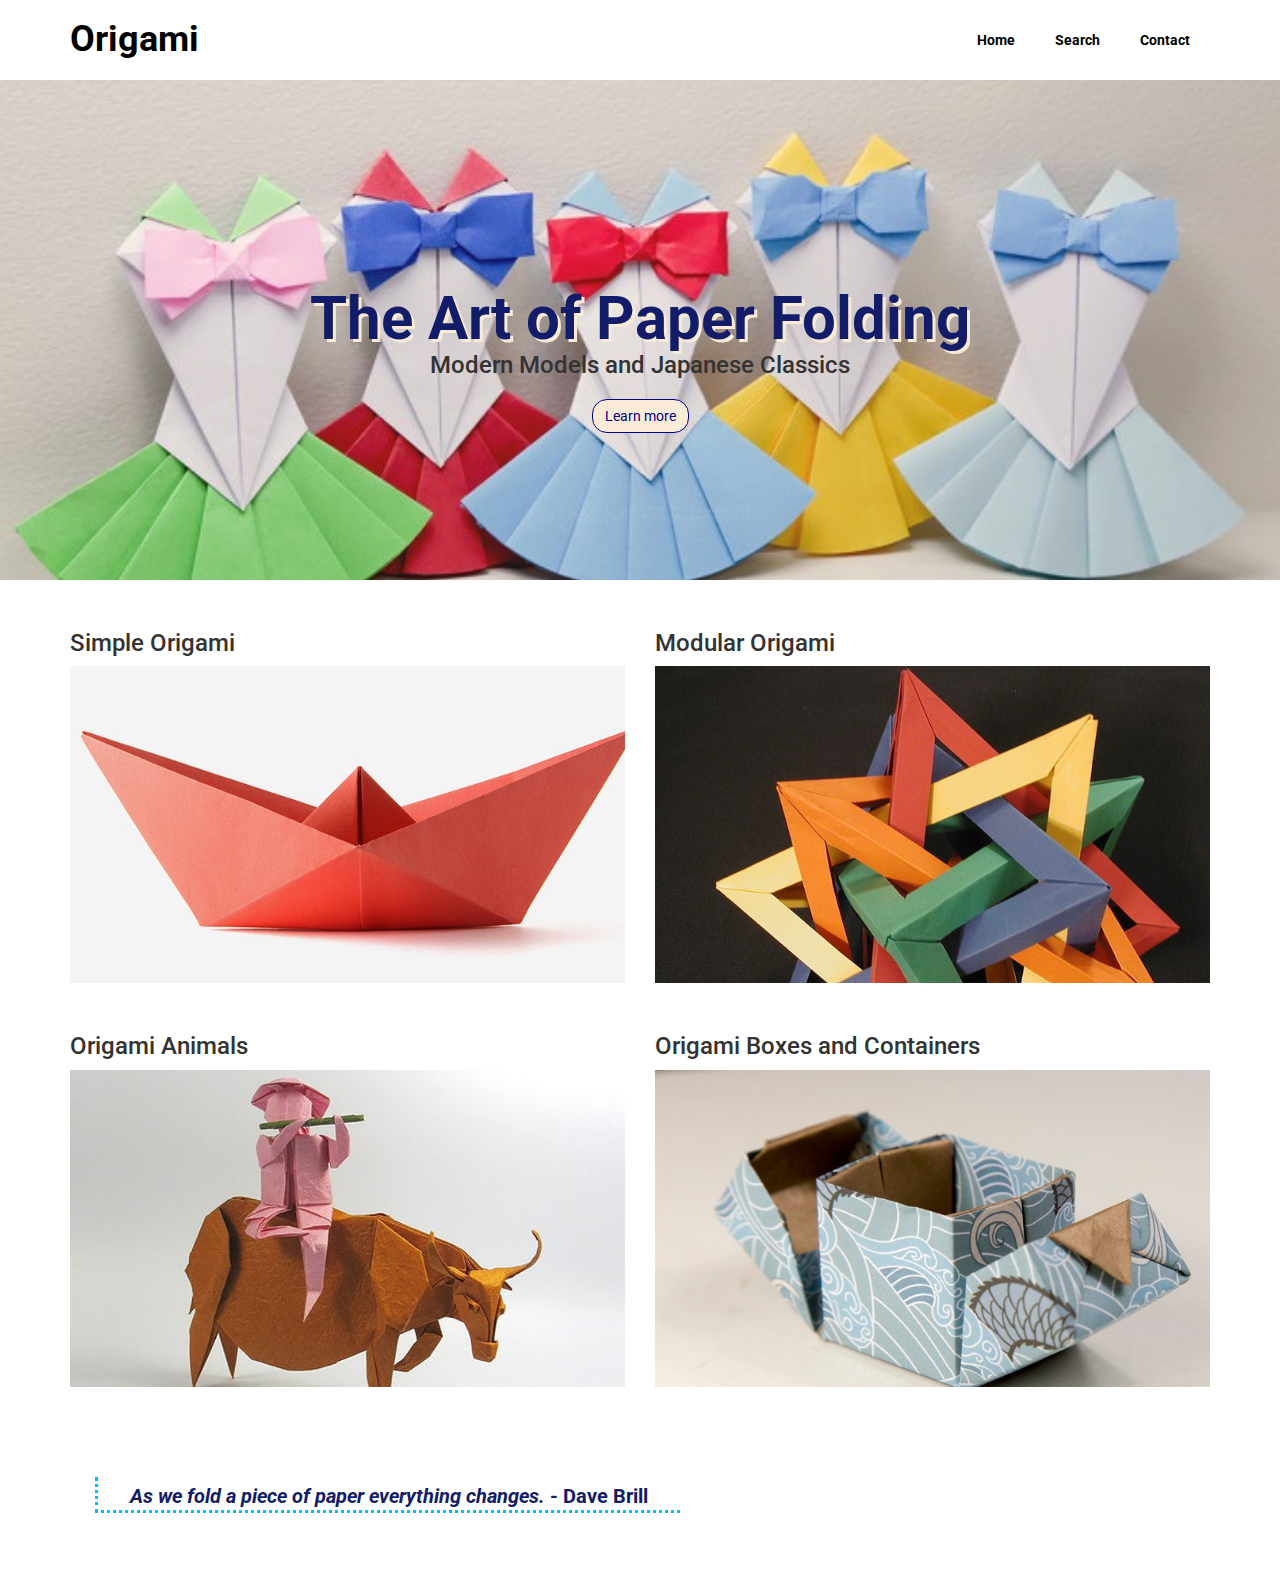
<file: Origami Web Page/index.html>
<!doctype html>
<html>
<head>
<meta charset="utf-8">
<title>Origami</title>
<link rel="stylesheet" href="https://maxcdn.bootstrapcdn.com/bootstrap/3.3.6/css/bootstrap.min.css"/>
<link rel="stylesheet" type="text/css" href="https://fonts.googleapis.com/css?family=Roboto:300,400,700"/>
<link rel="stylesheet" type="text/css" href="css/main.css"/>
</head>
<body>
	<header class="container">
    	<div class="row">
    		<h1 class="col-sm-8"><a href="index.html">Origami</a></h1>
 			<nav class="col-sm-4">
            	<p><a href="index.html">Home</a></p>
                <p><a href="search.html">Search</a></p>
                <p><a href="contact.html">Contact</a></p>
            </nav>
    	</div>
    </header>
    <section class="jumbotron">
    	<div class="container">
        	<div class="row text-center">
				<h2>The Art of Paper Folding</h2>
                <h3>Modern Models and Japanese Classics</h3>
				<a class="btn btn-primary" href="search.html">Learn more</a>
            </div>
    	</div>
    </section>
    <section class="container">
    	<div class="row">
        	<div class="col-sm-6">
            	<h3>Simple Origami</h3>
                <img src="img/Origami-Boat.jpg" alt="No image" width="100%" height="100%"/>
            </div>
            <div class="col-sm-6">
            	<h3>Modular Origami</h3>
                <img src="img/modular-origami.jpg" alt="No image" width="100%" height="100%"/>
            </div>
            <div class="col-sm-6">
            	<h3>Origami Animals</h3>
                <img src="img/origami-animals.jpg" alt="No image" width="100%" height="100%"/>
            </div>
            <div class="col-sm-6">
            	<h3>Origami Boxes and Containers</h3>
                <img src="img/origami-boxes.jpg" alt="No image" width="100%" height="100%"/>
            </div>
        </div>	
    </section>
    
    <footer class="container">
    	<div class="row">
   			<p class="col-sm-6 text-center"><em>As we fold a piece of paper everything changes.</em> - Dave Brill</p>
        </div>
    </footer>
</body>
</html>
</file>
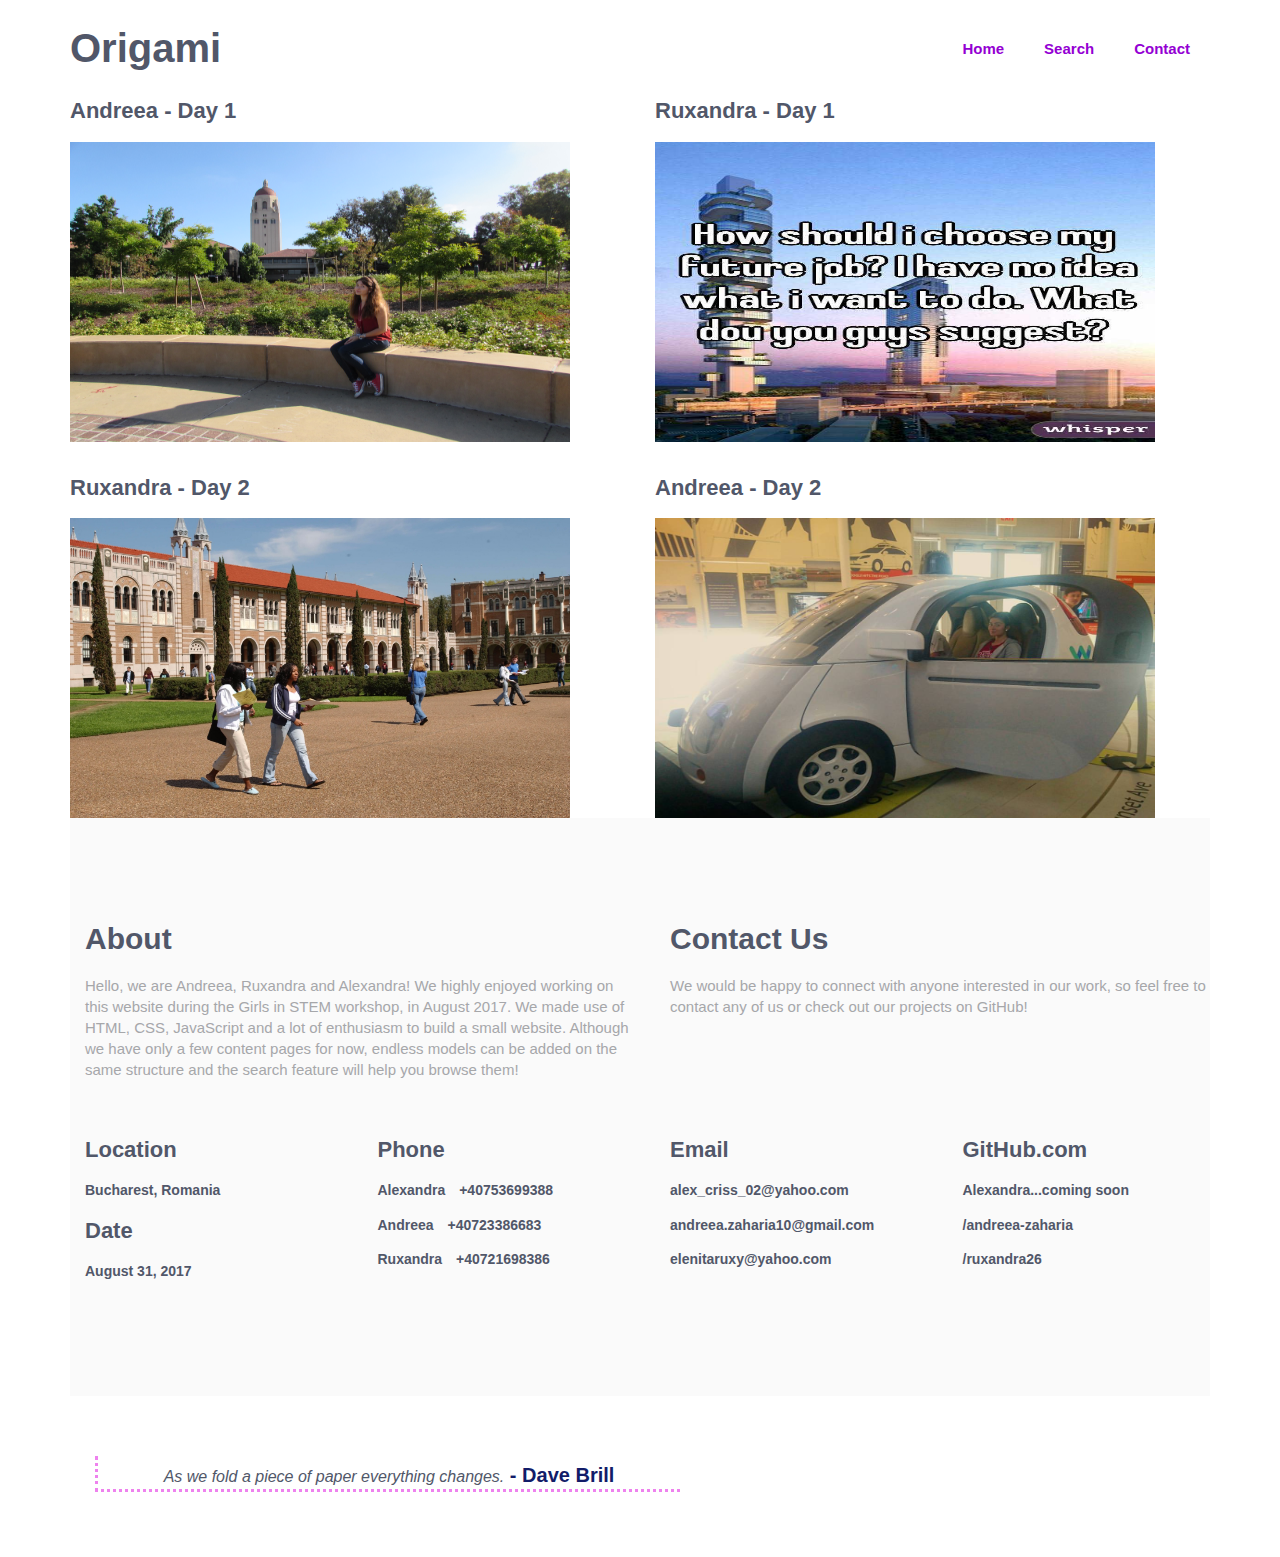
<file: Origami Web Page/contact.html>
<!doctype html>
<html>
<head>
<meta charset="utf-8">
<title>Origami</title>
<link rel="stylesheet" href="https://maxcdn.bootstrapcdn.com/bootstrap/3.3.6/css/bootstrap.min.css"/>
<link rel="stylesheet" type="text/css" href="https://fonts.googleapis.com/css?family=Roboto:300,400,700"/>
<link rel="stylesheet" type="text/css" href="css/contact.css"/>
</head>
<body>
	<header class="container">
    	<div class="row">
    		<h1 class="col-sm-8"><a href="index.html">Origami</a></h1>
 			<nav class="col-sm-4">
            	<p><a href="index.html">Home</a></p>
                <p><a href="search.html">Search</a></p>
                <p><a href="contact.html">Contact</a></p>
            </nav>
    	</div>
    </header>
    
	<section class="container">
    	<div class="row">
        	<div class="col-sm-6">
            	<h3>Andreea - Day 1</h3>
                <img src="img/IMG_5184.JPG" alt="No image" width="100%" height="100%"/>
            </div>
            <div class="col-sm-6">
            	<h3>Ruxandra - Day 1</h3>
                <img src="img/Ruxandra1.jpg" alt="No image" width="100%" height="100%"/>
            </div>
            <div class="col-sm-6">
            	<h3></br>Ruxandra - Day 2</h3>
                <img src="img/Ruxandra2.jpg" alt="No image" width="100%" height="100%"/>
            </div>
            <div class="col-sm-6">
            	<h3></br>Andreea - Day 2</h3>
                <img src="img/waymo.jpg" alt="No image" width="100%" height="100%"/>
            </div>
        </div>	
    </section>
	
    <section class="container">
    	<!-- Contact -->
        <div id="contact">
            <div class="bg-color-sky-light">
                <div class="container content-lg">
                    <div class="row margin-b-40">
						<div class="col-sm-6">
                           <h2>About</h2>
                            <p>Hello, we are Andreea, Ruxandra and Alexandra! We highly enjoyed working on this website during the Girls in STEM workshop, in August 2017. We made use of HTML, CSS, JavaScript and a lot of enthusiasm to build a small website. Although we have only a few content pages for now, endless models can be added on the same structure and the search feature will help you browse them!</p>
                        </div>
                        <div class="col-sm-6">
                           <h2>Contact Us</h2>
                            <p>We would be happy to connect with anyone interested in our work, so feel free to contact any of us or check out our projects on GitHub!</p>
                        </div>
                    </div>
                    <!--// end row -->

                    <div class="row">
                        <div class="col-md-3 col-xs-6 md-margin-b-30">
                            <h4>Location</h4>
                            <h5>Bucharest, Romania</h5>
							
							<h4>Date</h4>
                            <h5>August 31, 2017</h5>
                        </div>
                        <div class="col-md-3 col-xs-6 md-margin-b-30">
                            <h4>Phone</h4>
                            <h5>Alexandra&emsp;+40753699388</h5>
							<h5>Andreea&emsp;+40723386683</h5>
							<h5>Ruxandra&emsp;+40721698386</h5>
                        </div>
                        <div class="col-md-3 col-xs-6">
                            <h4>Email</h4>
                            <h5>alex_criss_02@yahoo.com</h5>
							<h5>andreea.zaharia10@gmail.com</h5>
							<h5>elenitaruxy@yahoo.com</h5>
                        </div>
                        <div class="col-md-3 col-xs-6">
                            <h4>GitHub.com</h4>
                            <h5>Alexandra...coming soon</h5>
							<h5>/andreea-zaharia</h5>
							<h5>/ruxandra26</h5>
                        </div>
                    </div>
                    <!--// end row -->
                </div>
            </div>
        </div>
        <!-- End Contact -->
    </section>
	
	
	
    <footer class="container">
    	<div class="row">
   			<p class="col-sm-6 text-center"><em>As we fold a piece of paper everything changes.</em> - Dave Brill</p>
        </div>
    </footer>
</body>
</html>
</file>
<file: Origami Web Page/css/main.css>
@charset "utf-8";
/* CSS Document */

body {
	font-family: "Roboto";
	font-weight: 300;
}

header {
	padding: 20px 0;
}

header h1, header a {
	margin: 0;
	font-weight: 700;
	color: #000000;
}

header h1, header a:hover {
	color: #AE172D;
	text-decoration: none;
}

header .row {
	display: flex;
	align-items: center;
}

header nav {
	display: flex;
	justify-content: flex-end;
}

header p {
	padding: 0 20px;
	margin: 0;
}

.jumbotron {
	display: flex;
	align-items: center;
	background-image: url(../img/dresses.jpg);
	background-size: cover;
	background-position: center;
  	height: 500px;
}

.jumbotron h2 {
	font-size: 60px;
	font-weight: 700;
	margin: 0;
	color: #121C69;
	text-shadow: 3px 3px AntiqueWhite;
	position: relative;
	top: 30px;
}

.jumbotron h3 {
	margin: 0 0 20px;
	font-weight: 500;
	position: relative;
	top: 30px;
}

.btn.btn-primary {
  border-radius: 15px;
  border-size: 10px;
  border-color: DarkBlue;  
  color: DarkBlue;
  text-shadow: none;
  background-color: AntiqueWhite;
  position: relative;
  top: 30px;
}

.btn.btn-primary:hover {
  color: #ffffff;
  background-color: DarkBlue;
}

section .row img{
	margin: 0 0 30px;
	width: 100%
}

section .row img:hover {
	position: relative;
	left: 5px;
	top: 5px;
}

footer {
	margin: 50px 0 50px;
	padding: 10px 0 0;
}

footer .row p {
	margin-left: 40px;
	border-bottom: dotted;
	border-left: dotted;
	border-color: DeepSkyBlue;
	padding: 5px 0 0;
	font-weight: 700;
	font-size: 20px;
	color: #121C69;	
}
</file>
<file: Origami Web Page/css/contact.css>
@charset "utf-8";
/* CSS Document */

body {
	font-family: "Roboto";
	font-weight: 300;
}

header {
	padding: 20px 0;
}

header h1, header a {
	margin: 0;
	font-weight: 700;
	color: DarkViolet;
}

header h1, header a:hover {
	color: Pink;
	text-decoration: none;
}

header .row {
	display: flex;
	align-items: center;
}

header nav {
	display: flex;
	justify-content: flex-end;
}

section .row img {
	width: 500px;
	height: 300px;
}
section .row img:hover {
	position: relative;
	left: 5px;
	top: 5px;
}

header p {
	padding: 0 20px;
	margin: 0;
}

footer {
	margin: 50px 0 50px;
	padding: 10px 0 0;
}

footer .row p {
	margin-left: 40px;
	border-bottom: dotted;
	border-left: dotted;
	border-color: Violet;
	padding: 5px 0 0;
	font-weight: 700;
	font-size: 20px;
	color: #121C69;	
}


.blockquote,.btn-theme,p{line-height:1.4}.btn-theme.active.focus,.btn-theme.active:focus,.btn-theme.focus,.btn-theme:active.focus,.btn-theme:active:focus,.btn-theme:focus,:active,:focus,a,a:active,a:focus,a:hover{outline:0}.blockquote,.header .nav-item-child,.link,a,body,em,h1,h2,h3,h4,h5,h6,li,li a,p,span{font-family:Hind,sans-serif}.back-to-top,.header .nav-item-child,.link{text-transform:uppercase}.back-to-top:focus,.back-to-top:hover,.btn-theme.focus,.btn-theme:focus,.btn-theme:hover,.content-wrapper-link,.header .navbar-logo-wrap:focus,.header .navbar-logo-wrap:hover,a:active,a:focus,a:hover,h1>a:focus,h2>a:focus,h3>a:focus,h4>a:focus,h5>a:focus,h6>a:focus{text-decoration:none}html{overflow-x:hidden}body,html,html a{-webkit-font-smoothing:antialiased}p{font-size:15px;font-weight:400;color:#a6a7aa;margin-bottom:15px}em,li,li a{font-size:16px;font-weight:500;color:#515769}a{color:#81848f}a:active,a:focus,a:hover{color:#999caa}.link{position:relative;font-size:13px;font-weight:600}.link:after{position:absolute;top:8px;left:-15px;width:9px;height:2px;background:#17bed2;content:" "}span{font-size:14px;font-weight:400;color:#bfc1c7}h1,h2,h3,h4,h5,h6{font-weight:700;color:#515769;line-height:1.4;margin:0 0 15px}h1>a,h2>a,h3>a,h4>a,h5>a,h6>a{color:#515769}h1>a:hover,h2>a:hover,h3>a:hover,h4>a:hover,h5>a:hover,h6>a:hover{color:#999caa;text-decoration:none}h1{font-size:40px}h2{font-size:30px}h3,h4{font-size:22px}::selection{color:#fff;background:#17bed2;text-shadow:none}::-webkit-selection{color:#fff;background:#17bed2;text-shadow:none}::-moz-selection{color:#fff;background:#17bed2;text-shadow:none}.section-seperator{border-bottom:1px solid #edf0f2}.content-wrapper-link{position:absolute;top:0;right:0;left:0;bottom:0;display:block;z-index:3}.blockquote{position:relative;font-size:17px;font-weight:400;color:#a6a7aa;border-right:none;margin-right:20px}.blockquote:before{position:absolute;top:0;right:-20px;font-size:60px;color:#17bed2;content:open-quote}.btn-theme,.work .work-overlay{position:relative}.btn-theme{display:inline-block;text-align:center;background-image:none;border-style:solid;white-space:nowrap;vertical-align:middle;-ms-touch-action:manipulation;touch-action:manipulation;cursor:pointer;-webkit-user-select:none;-moz-user-select:none;-ms-user-select:none;user-select:none}.btn-theme:hover{transition-duration:.3s;transition-property:all;transition-timing-function:cubic-bezier(.7,1,.7,1)}.btn-theme.active,.btn-theme:active{background-image:none;outline:0}.btn-theme.disabled,.btn-theme[disabled],fieldset[disabled] .btn-theme{cursor:not-allowed;box-shadow:none;opacity:.65;pointer-events:none}.btn-base-bg{color:#fff;background:#17bed2;border-color:transparent;border-width:0}.btn-base-bg.focus,.btn-base-bg:focus,.btn-base-bg:hover{color:#fff;background:#63cbd7;border-color:transparent}.btn-theme-sm{font-size:13px;font-weight:600;padding:15px 40px}.work .work-content,.work .work-overlay:before{position:absolute;transition-duration:.3s;transition-property:all;transition-timing-function:cubic-bezier(.7,1,.7,1);right:0}.work .work-overlay:before{top:0;width:100%;height:100%;background:0 0;content:" "}.work .work-content{bottom:0;opacity:0;padding:25px;-webkit-transform:translate3d(0,20px,0);-moz-transform:translate3d(0,20px,0);transform:translate3d(0,20px,0)}.work:hover .work-overlay:before{background:rgba(0,0,0,.5);transition-duration:.3s;transition-property:all;transition-timing-function:cubic-bezier(.7,1,.7,1)}.work:hover .work-content{opacity:1;-webkit-transform:translate3d(0,0,0);-moz-transform:translate3d(0,0,0);transform:translate3d(0,0,0);transition-duration:.3s;transition-property:all;transition-timing-function:cubic-bezier(.7,1,.7,1)}.footer .footer-logo{width:85px;height:21px}.footer .footer-list{margin-bottom:0}.footer .footer-list-item{color:#777984;margin-bottom:15px}.footer .footer-list-item:last-child,.header .navbar{margin-bottom:0}.header .navbar-toggle{width:25px;height:25px;border:none;padding:0;margin:35px 0}.header .navbar-toggle .toggle-icon{position:relative;width:21px;height:1px;display:inline-block;background:#515769;transition-duration:.3s;transition-property:all;transition-timing-function:cubic-bezier(.7,1,.7,1)}.header .navbar-toggle .toggle-icon:after,.header .navbar-toggle .toggle-icon:before{position:absolute;right:0;background:#515769;content:" "}.header .navbar-toggle:hover .toggle-icon,.header .navbar-toggle:hover .toggle-icon:after,.header .navbar-toggle:hover .toggle-icon:before{background:#17bed2;transition-duration:.3s;transition-property:all;transition-timing-function:cubic-bezier(.7,1,.7,1)}.header .navbar-toggle .toggle-icon:before{width:10px;height:1px;bottom:10px;-webkit-transform:rotate(0);-moz-transform:rotate(0);transform:rotate(0);transition-duration:.3s;transition-property:all;transition-timing-function:cubic-bezier(.7,1,.7,1)}.header .navbar-toggle .toggle-icon:after{width:16px;height:1px;top:-5px;-webkit-transform:rotate(0);-moz-transform:rotate(0);transform:rotate(0);transition-duration:.3s;transition-property:all;transition-timing-function:cubic-bezier(.7,1,.7,1)}.header .navbar-toggle:hover .toggle-icon:after,.header .navbar-toggle:hover .toggle-icon:before{width:21px;height:1px}.header .navbar-toggle:hover .toggle-icon.is-clicked{background:rgba(81,87,105,0)}.header .navbar-logo{width:100px;height:100px;float:right;max-height:95px;line-height:65px}.header .navbar-logo-wrap{display:inline-block;padding:15px 0}.header .navbar-logo-img{display:inline-block;width:85px;height:auto;max-width:100%;max-height:100%;vertical-align:middle}.header .nav-item,.header .nav-item-child{display:block;position:relative}.header .navbar-nav{padding-right:0;margin-bottom:0;list-style:none}.header .nav-item:last-child .nav-item-child{padding-left:0}.header .nav-item-child{font-size:13px;font-weight:600;line-height:55px;padding:20px}.header .nav-item-child.active{position:relative}.header .nav-item-child.active:after{position:absolute;top:45px;right:0;width:9px;height:2px;background:#17bed2;content:" "}@media (max-width:991px){.header .navbar-toggle{display:block}.header .navbar-collapse.collapse{display:none!important}.header .navbar-collapse.collapse.in{display:block!important;overflow-y:auto!important}.header .nav-collapse{padding-right:0;padding-left:0}.header .navbar-nav{margin:0;float:none}.header .navbar-nav .nav-item{float:none}.header .menu-container:after,.header .menu-container:before{content:" ";display:table}.header .menu-container:after{clear:both}.header .nav-item-child{line-height:1.4;padding:12px 15px 12px 12px}.header .nav-item-child.active:after{position:absolute;top:61px}}.overflow-h,.swiper-slider{overflow:hidden}@media (max-width:767px){.header .menu-container{padding-right:15px;padding-left:15px;margin-right:0;margin-left:0}.header .navbar>.container,.header .navbar>.container>.nav-collapse{padding-right:0;padding-left:0;margin-right:0;margin-left:0}.header .navbar>.container{width:auto}}@media (min-width:992px){.header .navbar-nav-right{float:left}}.contact-list>li{font-size:13px;color:#81848f;margin-bottom:10px}.back-to-top,.back-to-top:hover{color:#fff;transition-property:all;transition-timing-function:cubic-bezier(.7,1,.7,1);transition-duration:.3s}.back-to-top{position:fixed;left:10px;bottom:10px;display:inline-block;z-index:9;width:40px;height:40px;font-size:11px;font-weight:400;text-align:center;line-height:3;letter-spacing:1px;background:#515769;border-radius:3px;visibility:hidden;opacity:0;padding:5px;-webkit-transform:translate3d(0,50px,0);-moz-transform:translate3d(0,50px,0);transform:translate3d(0,50px,0)}.back-to-top.back-to-top-is-visible{visibility:visible;opacity:.6;-webkit-transform:translate3d(0,0,0);-moz-transform:translate3d(0,0,0);transform:translate3d(0,0,0);transition-duration:.3s;transition-property:all;transition-timing-function:cubic-bezier(.7,1,.7,1)}.back-to-top.back-to-top-is-visible:hover{opacity:1;transition-duration:.3s;transition-property:all;transition-timing-function:cubic-bezier(.7,1,.7,1)}.back-to-top.back-to-top-fade-out{opacity:.4}.back-to-top.back-to-top-fade-out:hover{opacity:1;transition-duration:.3s;transition-property:all;transition-timing-function:cubic-bezier(.7,1,.7,1)}.swiper-clients-img,.swiper-clients-img:hover{transition-duration:.2s;transition-property:all;transition-timing-function:cubic-bezier(.7,1,.7,1)}.form-control{height:50px;font-size:14px;font-weight:400;color:#a6a7aa;background:#fafafa;border:none;box-shadow:none;border-radius:0;padding-right:15px}.form-control::-moz-placeholder{color:#a6a7aa}.form-control:-ms-input-placeholder{color:#a6a7aa}.form-control::-webkit-input-placeholder{color:#a6a7aa}.form-control:focus{color:#515769;box-shadow:none}.form-control:focus::-moz-placeholder{color:#515769}.form-control:focus:-ms-input-placeholder{color:#515769}.form-control:focus::-webkit-input-placeholder{color:#515769}.masonry-grid{margin:0 -2px}.masonry-grid:after,.masonry-grid:before{content:" ";display:table}.masonry-grid:after{clear:both}.masonry-grid .masonry-grid-item{display:block;width:19.99%;float:right;vertical-align:top;padding:0 2px;margin-bottom:4px}.masonry-grid .masonry-grid-item.col-12{width:100%}.masonry-grid .masonry-grid-item.col-11{width:91.66666667%}.masonry-grid .masonry-grid-item.col-10{width:83.33333333%}.masonry-grid .masonry-grid-item.col-9{width:75%}.masonry-grid .masonry-grid-item.col-8{width:66.66666667%}.masonry-grid .masonry-grid-item.col-7{width:58.33333333%}.masonry-grid .masonry-grid-item.col-6{width:50%}.masonry-grid .masonry-grid-item.col-5{width:41.66666667%}.masonry-grid .masonry-grid-item.col-4{width:33.33333333%}.masonry-grid .masonry-grid-item.col-3{width:25%}.masonry-grid .masonry-grid-item.col-2{width:16.66666667%}.masonry-grid .masonry-grid-item.col-1{width:8.33333333%}@media (max-width:768px){.masonry-grid .masonry-grid-item,.masonry-grid .masonry-grid-item.col-1,.masonry-grid .masonry-grid-item.col-10,.masonry-grid .masonry-grid-item.col-11,.masonry-grid .masonry-grid-item.col-12,.masonry-grid .masonry-grid-item.col-2,.masonry-grid .masonry-grid-item.col-3,.masonry-grid .masonry-grid-item.col-4,.masonry-grid .masonry-grid-item.col-5,.masonry-grid .masonry-grid-item.col-6,.masonry-grid .masonry-grid-item.col-7,.masonry-grid .masonry-grid-item.col-8,.masonry-grid .masonry-grid-item.col-9{width:50%}}@media (max-width:600px){.masonry-grid .masonry-grid-item,.masonry-grid .masonry-grid-item.col-1,.masonry-grid .masonry-grid-item.col-10,.masonry-grid .masonry-grid-item.col-11,.masonry-grid .masonry-grid-item.col-12,.masonry-grid .masonry-grid-item.col-2,.masonry-grid .masonry-grid-item.col-3,.masonry-grid .masonry-grid-item.col-4,.masonry-grid .masonry-grid-item.col-5,.masonry-grid .masonry-grid-item.col-6,.masonry-grid .masonry-grid-item.col-7,.masonry-grid .masonry-grid-item.col-8,.masonry-grid .masonry-grid-item.col-9{width:100%}}.swiper-slider{position:relative;width:100%;height:100%}.swiper-clients-img{display:block;width:190px;height:auto;margin:0 auto;opacity:1;cursor:pointer}.swiper-clients-img:hover{opacity:.8}.color-base{color:#17bed2}.color-white{color:#fff}.color-heading{color:#515769}.color-subtitle{color:#a6a7aa}.color-link{color:#81848f}.color-link-hover{color:#999caa}.color-sky-light{color:#fafafa}.bg-color-base{background:#17bed2}.bg-color-white{background:#fff}.bg-color-heading{background:#515769}.bg-color-subtitle{background:#a6a7aa}.bg-color-link{background:#81848f}.bg-color-link-hover{background:#999caa}.bg-color-sky-light{background:#fafafa}.content{padding-top:40px;padding-bottom:40px}.content-sm{padding-top:60px;padding-bottom:60px}.content-md{padding-top:80px;padding-bottom:80px}.content-lg{padding-top:100px;padding-bottom:100px}.fweight-300{font-weight:300!important}.fweight-400{font-weight:400!important}.fweight-500{font-weight:500!important}.fweight-600{font-weight:600!important}.fweight-700{font-weight:700!important}.margin-l-0{margin-right:0!important}.margin-l-5{margin-right:5px!important}.margin-l-10{margin-right:10px!important}.margin-l-20{margin-right:20px!important}.margin-r-0{margin-left:0!important}.margin-r-5{margin-left:5px!important}.margin-r-10{margin-left:10px!important}.margin-r-20{margin-left:20px!important}.margin-b-0{margin-bottom:0!important}.margin-b-5{margin-bottom:5px!important}.margin-b-10{margin-bottom:10px!important}.margin-b-20{margin-bottom:20px!important}.margin-b-30{margin-bottom:30px!important}.margin-b-40{margin-bottom:40px!important}.margin-b-50{margin-bottom:50px!important}.margin-b-60{margin-bottom:60px!important}.margin-b-70{margin-bottom:70px!important}.margin-b-80{margin-bottom:80px!important}.margin-b-90{margin-bottom:90px!important}.margin-b-100{margin-bottom:100px!important}@media (max-width:992px){.md-margin-b-0{margin-bottom:0!important}.md-margin-b-5{margin-bottom:5px!important}.md-margin-b-10{margin-bottom:10px!important}.md-margin-b-20{margin-bottom:20px!important}.md-margin-b-30{margin-bottom:30px!important}.md-margin-b-40{margin-bottom:40px!important}.md-margin-b-50{margin-bottom:50px!important}.md-margin-b-60{margin-bottom:60px!important}.md-margin-b-70{margin-bottom:70px!important}.md-margin-b-80{margin-bottom:80px!important}.md-margin-b-90{margin-bottom:90px!important}.md-margin-b-100{margin-bottom:100px!important}}@media (max-width:768px){.sm-margin-b-0{margin-bottom:0!important}.sm-margin-b-5{margin-bottom:5px!important}.sm-margin-b-10{margin-bottom:10px!important}.sm-margin-b-20{margin-bottom:20px!important}.sm-margin-b-30{margin-bottom:30px!important}.sm-margin-b-40{margin-bottom:40px!important}.sm-margin-b-50{margin-bottom:50px!important}.sm-margin-b-60{margin-bottom:60px!important}.sm-margin-b-70{margin-bottom:70px!important}.sm-margin-b-80{margin-bottom:80px!important}.sm-margin-b-90{margin-bottom:90px!important}.sm-margin-b-100{margin-bottom:100px!important}}@media (max-width:480px){.xs-margin-b-0{margin-bottom:0!important}.xs-margin-b-5{margin-bottom:5px!important}.xs-margin-b-10{margin-bottom:10px!important}.xs-margin-b-20{margin-bottom:20px!important}.xs-margin-b-30{margin-bottom:30px!important}.xs-margin-b-40{margin-bottom:40px!important}.xs-margin-b-50{margin-bottom:50px!important}.xs-margin-b-60{margin-bottom:60px!important}.xs-margin-b-70{margin-bottom:70px!important}.xs-margin-b-80{margin-bottom:80px!important}.xs-margin-b-90{margin-bottom:90px!important}.xs-margin-b-100{margin-bottom:100px!important}}.height-100{height:100px!important}.height-200{height:200px!important}.height-300{height:300px!important}
</file>
